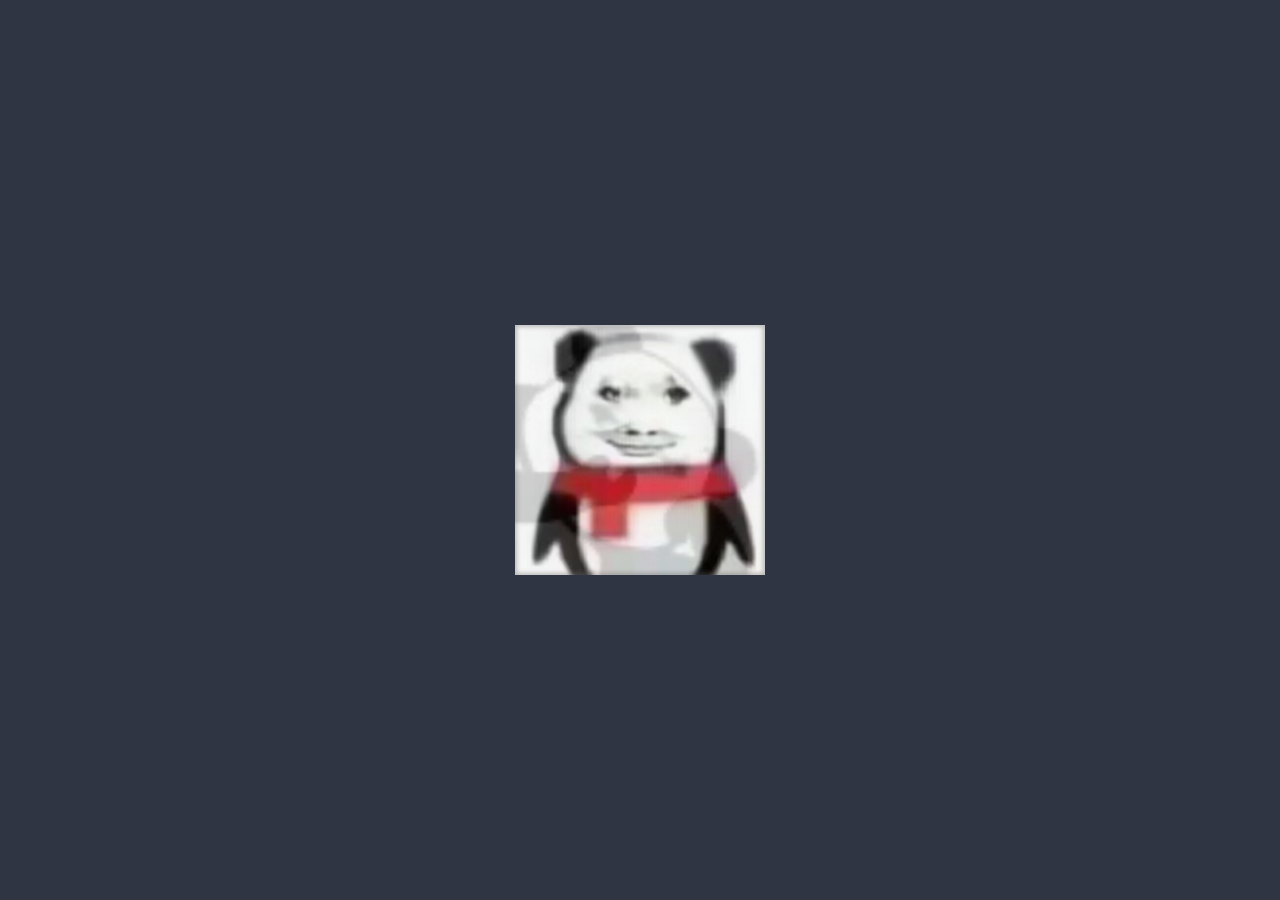
<file: 3d立方体特效/index.html>
<!DOCTYPE html>
<html lang="en">
<head>
    <meta charset="UTF-8">
    <meta name="viewport" content="width=device-width, initial-scale=1.0">
    <title>Document</title>
    <link rel="stylesheet" href="css/style.css">
</head>
<body>
    <main>
        <div class="cube">
            <div class="img1"></div>
            <div class="img2"></div>
            <div class="img3"></div>
            <div class="img4"></div>
            <div class="img5"></div>
            <div class="img6"></div>
        </div>
    </main>
    
</body>
</html>
</file>
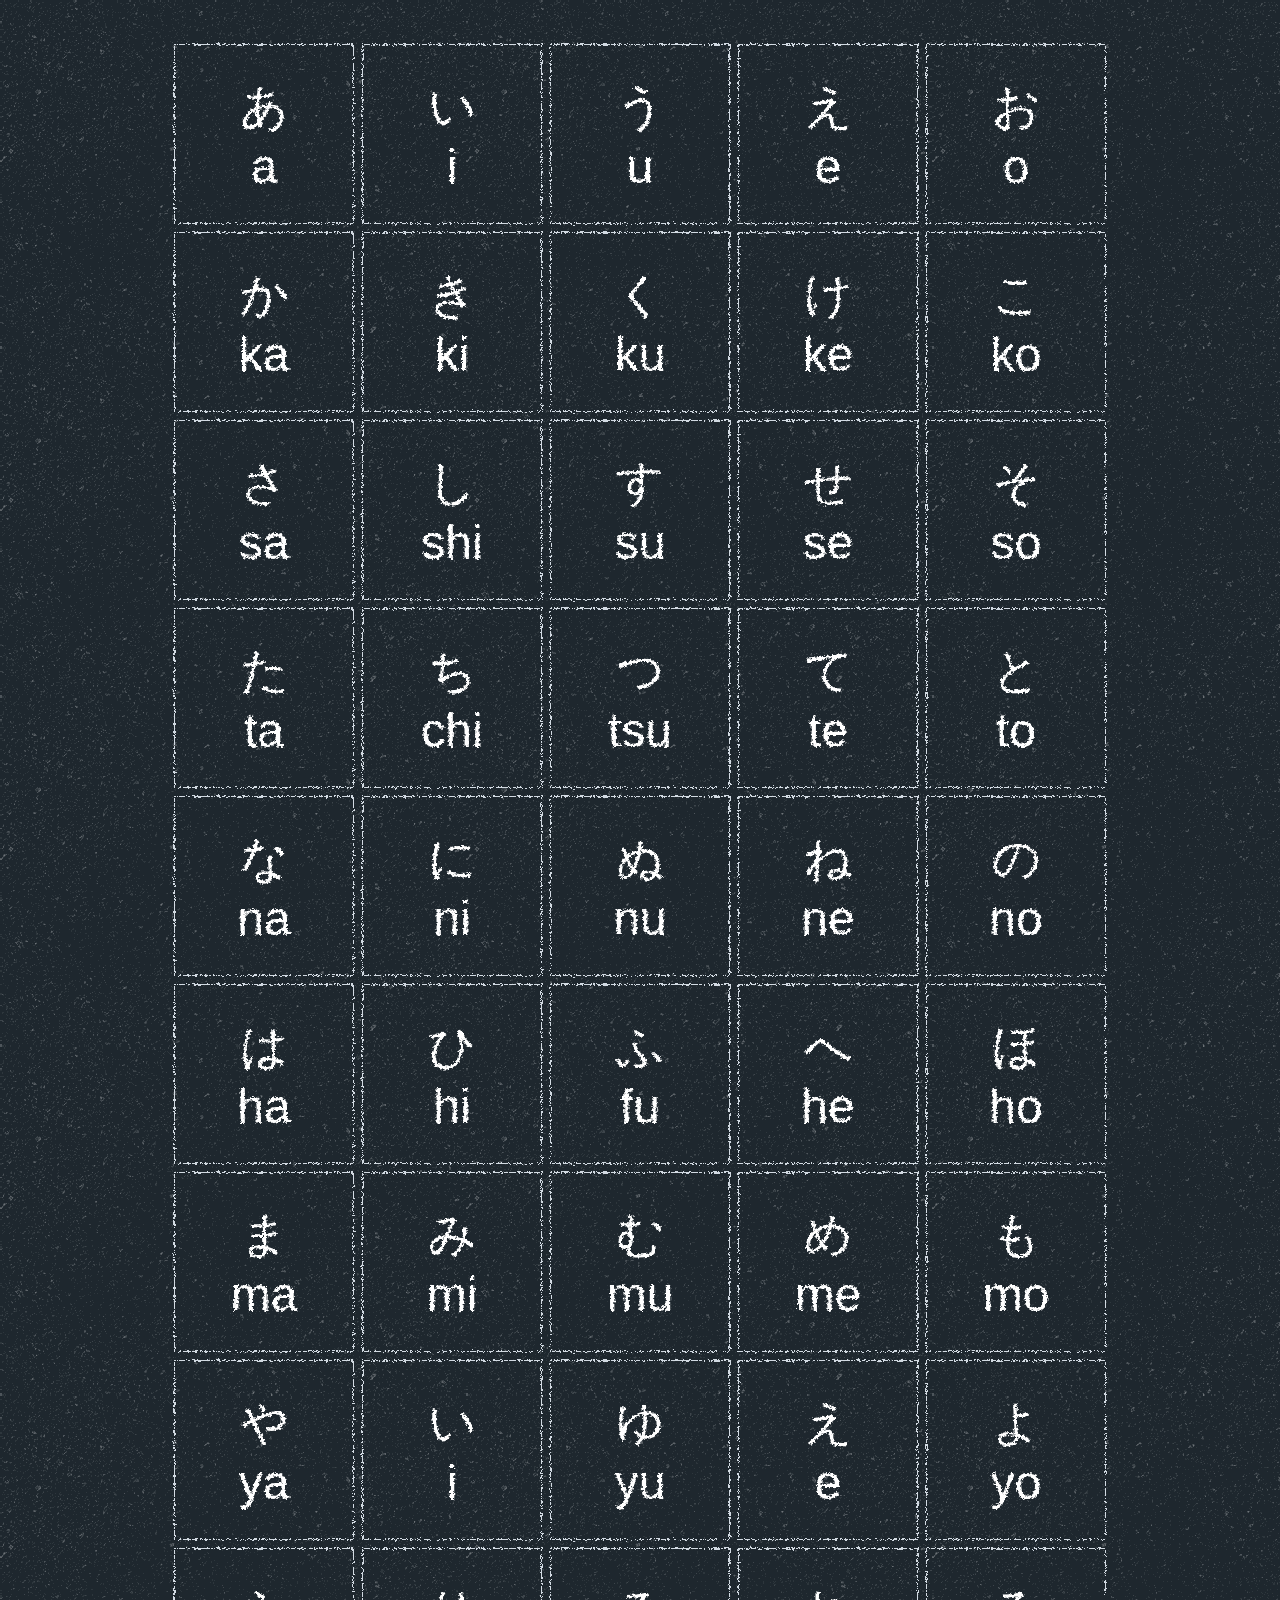
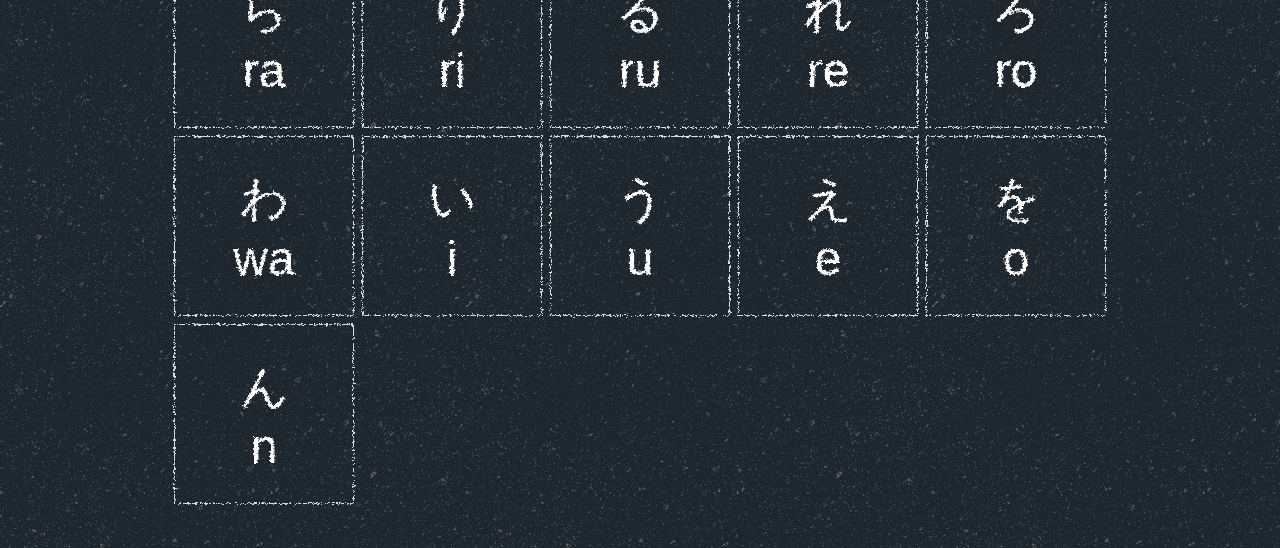
<file: css翻转特效制作50音图/index.html>
<!DOCTYPE html>
<html lang="en">
  <head>
    <meta charset="UTF-8" />
    <meta name="viewport" content="width=device-width, initial-scale=1.0" />
    <meta http-equiv="X-UA-Compatible" content="ie=edge" />
    <link rel="stylesheet" href="css/style.css" />
    <title>日语五十音图</title>
  </head>
  <body>
    <!-- 粉笔图案模式（pattern）定义, 来自： -->
    <!-- https://codepen.io/shshaw/pen/jmMpmd -->
    <svg style="display: none">
      <filter id="chalk">
        <feTurbulence
          result="T"
          numOctaves="3"
          seed="0"
          type="fractalNoise"
          baseFrequency=".4"
        />
        <feOffset dy="-2" dx="-2" />
        <feDisplacementMap
          in2="T"
          scale="5"
          xChannelSelector="R"
          yChannelSelector="G"
          in="SourceGraphic"
        />
      </filter>
    </svg>
    <!-- 粉笔图案模式（pattern）定义结束 -->
    <main>
      <!-- 五十音图容器 -->
      <div class="jp-grid">
        <!-- 行元素 -->
        <div class="row">
          <!-- 发音单元格 -->
          <div class="pro-card-wrapper">
            <!-- 控制前、后翻转 -->
            <div class="pro-card">
              <!-- 平假名 -->
              <div class="hiragana">
                <div class="character">あ</div>
                <div class="romaji">a</div>
              </div>
              <!-- 片假名 -->
              <div class="katakana">
                <div class="character">ア</div>
                <div class="romaji">a</div>
              </div>
            </div>
          </div>
          <div class="pro-card-wrapper">
            <div class="pro-card">
              <div class="hiragana">
                <div class="character">い</div>
                <div class="romaji">i</div>
              </div>
              <div class="katakana">
                <div class="character">イ</div>
                <div class="romaji">i</div>
              </div>
            </div>
          </div>
          <div class="pro-card-wrapper">
            <div class="pro-card">
              <div class="hiragana">
                <div class="character">う</div>
                <div class="romaji">u</div>
              </div>
              <div class="katakana">
                <div class="character">ウ</div>
                <div class="romaji">u</div>
              </div>
            </div>
          </div>
          <div class="pro-card-wrapper">
            <div class="pro-card">
              <div class="hiragana">
                <div class="character">え</div>
                <div class="romaji">e</div>
              </div>
              <div class="katakana">
                <div class="character">エ</div>
                <div class="romaji">e</div>
              </div>
            </div>
          </div>
          <div class="pro-card-wrapper">
            <div class="pro-card">
              <div class="hiragana">
                <div class="character">お</div>
                <div class="romaji">o</div>
              </div>
              <div class="katakana">
                <div class="character">オ</div>
                <div class="romaji">o</div>
              </div>
            </div>
          </div>
        </div>
        <div class="row">
          <div class="pro-card-wrapper">
            <div class="pro-card">
              <div class="hiragana">
                <div class="character">か</div>
                <div class="romaji">ka</div>
              </div>
              <div class="katakana">
                <div class="character">カ</div>
                <div class="romaji">ka</div>
              </div>
            </div>
          </div>
          <div class="pro-card-wrapper">
            <div class="pro-card">
              <div class="hiragana">
                <div class="character">き</div>
                <div class="romaji">ki</div>
              </div>
              <div class="katakana">
                <div class="character">キ</div>
                <div class="romaji">ki</div>
              </div>
            </div>
          </div>
          <div class="pro-card-wrapper">
            <div class="pro-card">
              <div class="hiragana">
                <div class="character">く</div>
                <div class="romaji">ku</div>
              </div>
              <div class="katakana">
                <div class="character">ク</div>
                <div class="romaji">ku</div>
              </div>
            </div>
          </div>
          <div class="pro-card-wrapper">
            <div class="pro-card">
              <div class="hiragana">
                <div class="character">け</div>
                <div class="romaji">ke</div>
              </div>
              <div class="katakana">
                <div class="character">ケ</div>
                <div class="romaji">ke</div>
              </div>
            </div>
          </div>
          <div class="pro-card-wrapper">
            <div class="pro-card">
              <div class="hiragana">
                <div class="character">こ</div>
                <div class="romaji">ko</div>
              </div>
              <div class="katakana">
                <div class="character">コ</div>
                <div class="romaji">ko</div>
              </div>
            </div>
          </div>
        </div>
        <div class="row">
          <div class="pro-card-wrapper">
            <div class="pro-card">
              <div class="hiragana">
                <div class="character">さ</div>
                <div class="romaji">sa</div>
              </div>
              <div class="katakana">
                <div class="character">サ</div>
                <div class="romaji">sa</div>
              </div>
            </div>
          </div>
          <div class="pro-card-wrapper">
            <div class="pro-card">
              <div class="hiragana">
                <div class="character">し</div>
                <div class="romaji">shi</div>
              </div>
              <div class="katakana">
                <div class="character">シ</div>
                <div class="romaji">shi</div>
              </div>
            </div>
          </div>
          <div class="pro-card-wrapper">
            <div class="pro-card">
              <div class="hiragana">
                <div class="character">す</div>
                <div class="romaji">su</div>
              </div>
              <div class="katakana">
                <div class="character">ス</div>
                <div class="romaji">su</div>
              </div>
            </div>
          </div>
          <div class="pro-card-wrapper">
            <div class="pro-card">
              <div class="hiragana">
                <div class="character">せ</div>
                <div class="romaji">se</div>
              </div>
              <div class="katakana">
                <div class="character">セ</div>
                <div class="romaji">se</div>
              </div>
            </div>
          </div>
          <div class="pro-card-wrapper">
            <div class="pro-card">
              <div class="hiragana">
                <div class="character">そ</div>
                <div class="romaji">so</div>
              </div>
              <div class="katakana">
                <div class="character">ソ</div>
                <div class="romaji">so</div>
              </div>
            </div>
          </div>
        </div>

        <div class="row">
          <div class="pro-card-wrapper">
            <div class="pro-card">
              <div class="hiragana">
                <div class="character">た</div>
                <div class="romaji">ta</div>
              </div>
              <div class="katakana">
                <div class="character">タ</div>
                <div class="romaji">ta</div>
              </div>
            </div>
          </div>
          <div class="pro-card-wrapper">
            <div class="pro-card">
              <div class="hiragana">
                <div class="character">ち</div>
                <div class="romaji">chi</div>
              </div>
              <div class="katakana">
                <div class="character">チ</div>
                <div class="romaji">chi</div>
              </div>
            </div>
          </div>
          <div class="pro-card-wrapper">
            <div class="pro-card">
              <div class="hiragana">
                <div class="character">つ</div>
                <div class="romaji">tsu</div>
              </div>
              <div class="katakana">
                <div class="character">ツ</div>
                <div class="romaji">tsu</div>
              </div>
            </div>
          </div>
          <div class="pro-card-wrapper">
            <div class="pro-card">
              <div class="hiragana">
                <div class="character">て</div>
                <div class="romaji">te</div>
              </div>
              <div class="katakana">
                <div class="character">テ</div>
                <div class="romaji">te</div>
              </div>
            </div>
          </div>
          <div class="pro-card-wrapper">
            <div class="pro-card">
              <div class="hiragana">
                <div class="character">と</div>
                <div class="romaji">to</div>
              </div>
              <div class="katakana">
                <div class="character">ト</div>
                <div class="romaji">to</div>
              </div>
            </div>
          </div>
        </div>
        <div class="row">
          <div class="pro-card-wrapper">
            <div class="pro-card">
              <div class="hiragana">
                <div class="character">な</div>
                <div class="romaji">na</div>
              </div>
              <div class="katakana">
                <div class="character">ナ</div>
                <div class="romaji">na</div>
              </div>
            </div>
          </div>
          <div class="pro-card-wrapper">
            <div class="pro-card">
              <div class="hiragana">
                <div class="character">に</div>
                <div class="romaji">ni</div>
              </div>
              <div class="katakana">
                <div class="character">ニ</div>
                <div class="romaji">ni</div>
              </div>
            </div>
          </div>
          <div class="pro-card-wrapper">
            <div class="pro-card">
              <div class="hiragana">
                <div class="character">ぬ</div>
                <div class="romaji">nu</div>
              </div>
              <div class="katakana">
                <div class="character">ヌ</div>
                <div class="romaji">nu</div>
              </div>
            </div>
          </div>
          <div class="pro-card-wrapper">
            <div class="pro-card">
              <div class="hiragana">
                <div class="character">ね</div>
                <div class="romaji">ne</div>
              </div>
              <div class="katakana">
                <div class="character">ネ</div>
                <div class="romaji">ne</div>
              </div>
            </div>
          </div>
          <div class="pro-card-wrapper">
            <div class="pro-card">
              <div class="hiragana">
                <div class="character">の</div>
                <div class="romaji">no</div>
              </div>
              <div class="katakana">
                <div class="character">ノ</div>
                <div class="romaji">no</div>
              </div>
            </div>
          </div>
        </div>
        <div class="row">
          <div class="pro-card-wrapper">
            <div class="pro-card">
              <div class="hiragana">
                <div class="character">は</div>
                <div class="romaji">ha</div>
              </div>
              <div class="katakana">
                <div class="character">ハ</div>
                <div class="romaji">ha</div>
              </div>
            </div>
          </div>
          <div class="pro-card-wrapper">
            <div class="pro-card">
              <div class="hiragana">
                <div class="character">ひ</div>
                <div class="romaji">hi</div>
              </div>
              <div class="katakana">
                <div class="character">ヒ</div>
                <div class="romaji">hi</div>
              </div>
            </div>
          </div>
          <div class="pro-card-wrapper">
            <div class="pro-card">
              <div class="hiragana">
                <div class="character">ふ</div>
                <div class="romaji">fu</div>
              </div>
              <div class="katakana">
                <div class="character">フ</div>
                <div class="romaji">fu</div>
              </div>
            </div>
          </div>
          <div class="pro-card-wrapper">
            <div class="pro-card">
              <div class="hiragana">
                <div class="character">へ</div>
                <div class="romaji">he</div>
              </div>
              <div class="katakana">
                <div class="character">ヘ</div>
                <div class="romaji">he</div>
              </div>
            </div>
          </div>
          <div class="pro-card-wrapper">
            <div class="pro-card">
              <div class="hiragana">
                <div class="character">ほ</div>
                <div class="romaji">ho</div>
              </div>
              <div class="katakana">
                <div class="character">ホ</div>
                <div class="romaji">ho</div>
              </div>
            </div>
          </div>
        </div>
        <div class="row">
          <div class="pro-card-wrapper">
            <div class="pro-card">
              <div class="hiragana">
                <div class="character">ま</div>
                <div class="romaji">ma</div>
              </div>
              <div class="katakana">
                <div class="character">マ</div>
                <div class="romaji">ma</div>
              </div>
            </div>
          </div>
          <div class="pro-card-wrapper">
            <div class="pro-card">
              <div class="hiragana">
                <div class="character">み</div>
                <div class="romaji">mi</div>
              </div>
              <div class="katakana">
                <div class="character">ミ</div>
                <div class="romaji">mi</div>
              </div>
            </div>
          </div>
          <div class="pro-card-wrapper">
            <div class="pro-card">
              <div class="hiragana">
                <div class="character">む</div>
                <div class="romaji">mu</div>
              </div>
              <div class="katakana">
                <div class="character">ム</div>
                <div class="romaji">mu</div>
              </div>
            </div>
          </div>
          <div class="pro-card-wrapper">
            <div class="pro-card">
              <div class="hiragana">
                <div class="character">め</div>
                <div class="romaji">me</div>
              </div>
              <div class="katakana">
                <div class="character">メ</div>
                <div class="romaji">me</div>
              </div>
            </div>
          </div>
          <div class="pro-card-wrapper">
            <div class="pro-card">
              <div class="hiragana">
                <div class="character">も</div>
                <div class="romaji">mo</div>
              </div>
              <div class="katakana">
                <div class="character">モ</div>
                <div class="romaji">mo</div>
              </div>
            </div>
          </div>
        </div>
        <div class="row">
          <div class="pro-card-wrapper">
            <div class="pro-card">
              <div class="hiragana">
                <div class="character">や</div>
                <div class="romaji">ya</div>
              </div>
              <div class="katakana">
                <div class="character">ヤ</div>
                <div class="romaji">ya</div>
              </div>
            </div>
          </div>
          <div class="pro-card-wrapper">
            <div class="pro-card">
              <div class="hiragana">
                <div class="character">い</div>
                <div class="romaji">i</div>
              </div>
              <div class="katakana">
                <div class="character">イ</div>
                <div class="romaji">i</div>
              </div>
            </div>
          </div>
          <div class="pro-card-wrapper">
            <div class="pro-card">
              <div class="hiragana">
                <div class="character">ゆ</div>
                <div class="romaji">yu</div>
              </div>
              <div class="katakana">
                <div class="character">ユ</div>
                <div class="romaji">yu</div>
              </div>
            </div>
          </div>
          <div class="pro-card-wrapper">
            <div class="pro-card">
              <div class="hiragana">
                <div class="character">え</div>
                <div class="romaji">e</div>
              </div>
              <div class="katakana">
                <div class="character">エ</div>
                <div class="romaji">e</div>
              </div>
            </div>
          </div>
          <div class="pro-card-wrapper">
            <div class="pro-card">
              <div class="hiragana">
                <div class="character">よ</div>
                <div class="romaji">yo</div>
              </div>
              <div class="katakana">
                <div class="character">ヨ</div>
                <div class="romaji">yo</div>
              </div>
            </div>
          </div>
        </div>
        <div class="row">
          <div class="pro-card-wrapper">
            <div class="pro-card">
              <div class="hiragana">
                <div class="character">ら</div>
                <div class="romaji">ra</div>
              </div>
              <div class="katakana">
                <div class="character">ラ</div>
                <div class="romaji">ra</div>
              </div>
            </div>
          </div>
          <div class="pro-card-wrapper">
            <div class="pro-card">
              <div class="hiragana">
                <div class="character">り</div>
                <div class="romaji">ri</div>
              </div>
              <div class="katakana">
                <div class="character">リ</div>
                <div class="romaji">ri</div>
              </div>
            </div>
          </div>
          <div class="pro-card-wrapper">
            <div class="pro-card">
              <div class="hiragana">
                <div class="character">る</div>
                <div class="romaji">ru</div>
              </div>
              <div class="katakana">
                <div class="character">ル</div>
                <div class="romaji">ru</div>
              </div>
            </div>
          </div>
          <div class="pro-card-wrapper">
            <div class="pro-card">
              <div class="hiragana">
                <div class="character">れ</div>
                <div class="romaji">re</div>
              </div>
              <div class="katakana">
                <div class="character">レ</div>
                <div class="romaji">re</div>
              </div>
            </div>
          </div>
          <div class="pro-card-wrapper">
            <div class="pro-card">
              <div class="hiragana">
                <div class="character">ろ</div>
                <div class="romaji">ro</div>
              </div>
              <div class="katakana">
                <div class="character">ロ</div>
                <div class="romaji">ro</div>
              </div>
            </div>
          </div>
        </div>
        <div class="row">
          <div class="pro-card-wrapper">
            <div class="pro-card">
              <div class="hiragana">
                <div class="character">わ</div>
                <div class="romaji">wa</div>
              </div>
              <div class="katakana">
                <div class="character">ワ</div>
                <div class="romaji">wa</div>
              </div>
            </div>
          </div>
          <div class="pro-card-wrapper">
            <div class="pro-card">
              <div class="hiragana">
                <div class="character">い</div>
                <div class="romaji">i</div>
              </div>
              <div class="katakana">
                <div class="character">イ</div>
                <div class="romaji">i</div>
              </div>
            </div>
          </div>
          <div class="pro-card-wrapper">
            <div class="pro-card">
              <div class="hiragana">
                <div class="character">う</div>
                <div class="romaji">u</div>
              </div>
              <div class="katakana">
                <div class="character">ウ</div>
                <div class="romaji">u</div>
              </div>
            </div>
          </div>
          <div class="pro-card-wrapper">
            <div class="pro-card">
              <div class="hiragana">
                <div class="character">え</div>
                <div class="romaji">e</div>
              </div>
              <div class="katakana">
                <div class="character">エ</div>
                <div class="romaji">e</div>
              </div>
            </div>
          </div>
          <div class="pro-card-wrapper">
            <div class="pro-card">
              <div class="hiragana">
                <div class="character">を</div>
                <div class="romaji">o</div>
              </div>
              <div class="katakana">
                <div class="character">ヲ</div>
                <div class="romaji">o</div>
              </div>
            </div>
          </div>
        </div>
        <div class="row">
          <div class="pro-card-wrapper">
            <div class="pro-card">
              <div class="hiragana">
                <div class="character">ん</div>
                <div class="romaji">n</div>
              </div>
              <div class="katakana">
                <div class="character">ン</div>
                <div class="romaji">n</div>
              </div>
            </div>
          </div>
        </div>
      </div>
      <!-- 五十音图结束 -->
    </main>
  </body>
</html>
</file>
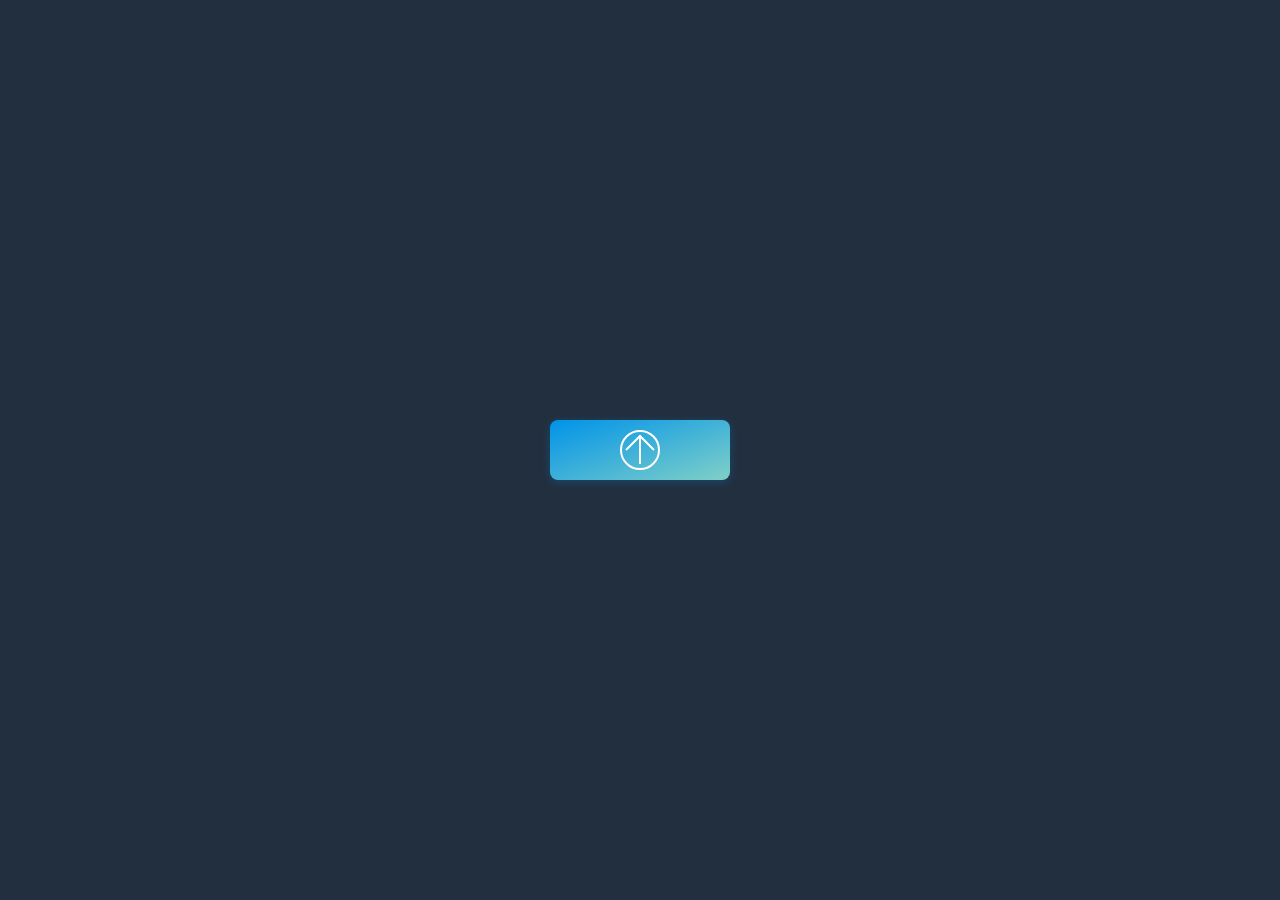
<file: 动画上传按钮/index.html>
<!DOCTYPE html>
<html lang="en">
  <head>
    <meta charset="UTF-8" />
    <meta name="viewport" content="width=device-width, initial-scale=1.0" />
    <meta http-equiv="X-UA-Compatible" content="ie=edge" />
    <link rel="stylesheet" href="css/style.css" />
    <title>上传按钮-动画</title>
  </head>
  <body>
    <main>
      <div class="upload-button">
        <svg class="arrow" width="40" height="40" viewBox="0 0 40 40">
          <!-- 进度 -->
          <circle
            cx="50%"
            cy="50%"
            r="19"
            fill="none"
            stroke="#ffffff"
            stroke-width="2"
          ></circle>
          <!-- 箭头 -->
          <!-- 左边的线 -->
          <!-- points="6,20 20,6 34,20" -->
          <!-- points="8,20 18,30 30, 12" -->
          <polyline
            points="6,20 20,6 34,20"
            stroke="#ffffff"
            fill="none"
            stroke-width="2"
            class="arrow-top"
          ></polyline>
          <polyline
            points="8,20 18,30 30,12"
            stroke="#ffffff"
            fill="none"
            stroke-width="2"
            class="checkmark"
          ></polyline>
          <!-- 中间的线 -->
          <line
            x1="50%"
            y1="7"
            x2="50%"
            y2="34"
            stroke="#ffffff"
            stroke-width="2"
            class="middle-line"
          ></line>
        </svg>
        <div class="progress-bar"></div>
      </div>
    </main>
    <script src="index.js"></script>
  </body>
</html>
</file>
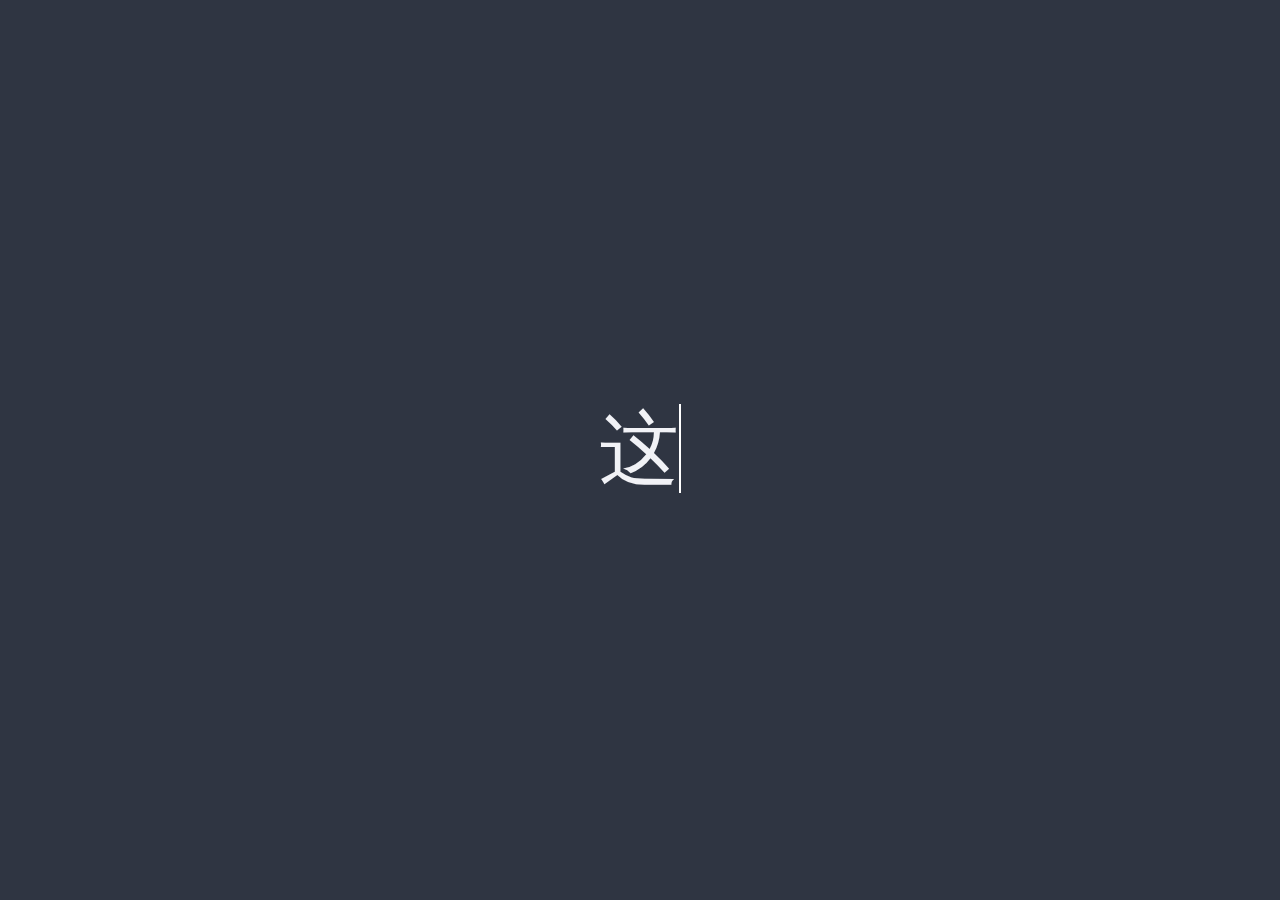
<file: 打字机效果/index.html>
<!DOCTYPE html>
<html lang="en">
  <head>
    <meta charset="UTF-8" />
    <meta name="viewport" content="width=device-width, initial-scale=1.0" />
    <!-- 引用有字库站酷高端黑字体 -->
    <link
      href="http://cdn.repository.webfont.com/webfonts/nomal/135621/46969/5e3024eaf629d810708c2ad6.css"
      rel="stylesheet"
      type="text/css"
    />
    <link rel="stylesheet" href="css/style.css" />
    <title>Document</title>
  </head>
  <body>
    <!-- 定位文本到浏览器中央 -->
    <main>
      <!-- 文字容器，统一由h1控制 -->
      <h1>
        <!-- 使用span显示文字, data-text为Json格式的数组 -->
        <span
          id="text"
          data-text='["这里是米奇妙妙屋", "妙到家了"]'
        ></span>
        <!-- 闪烁的光标 -->
        <span class="mark"></span>
      </h1>
    </main>

    <script src="index.js"></script>
  </body>
</html>
</file>
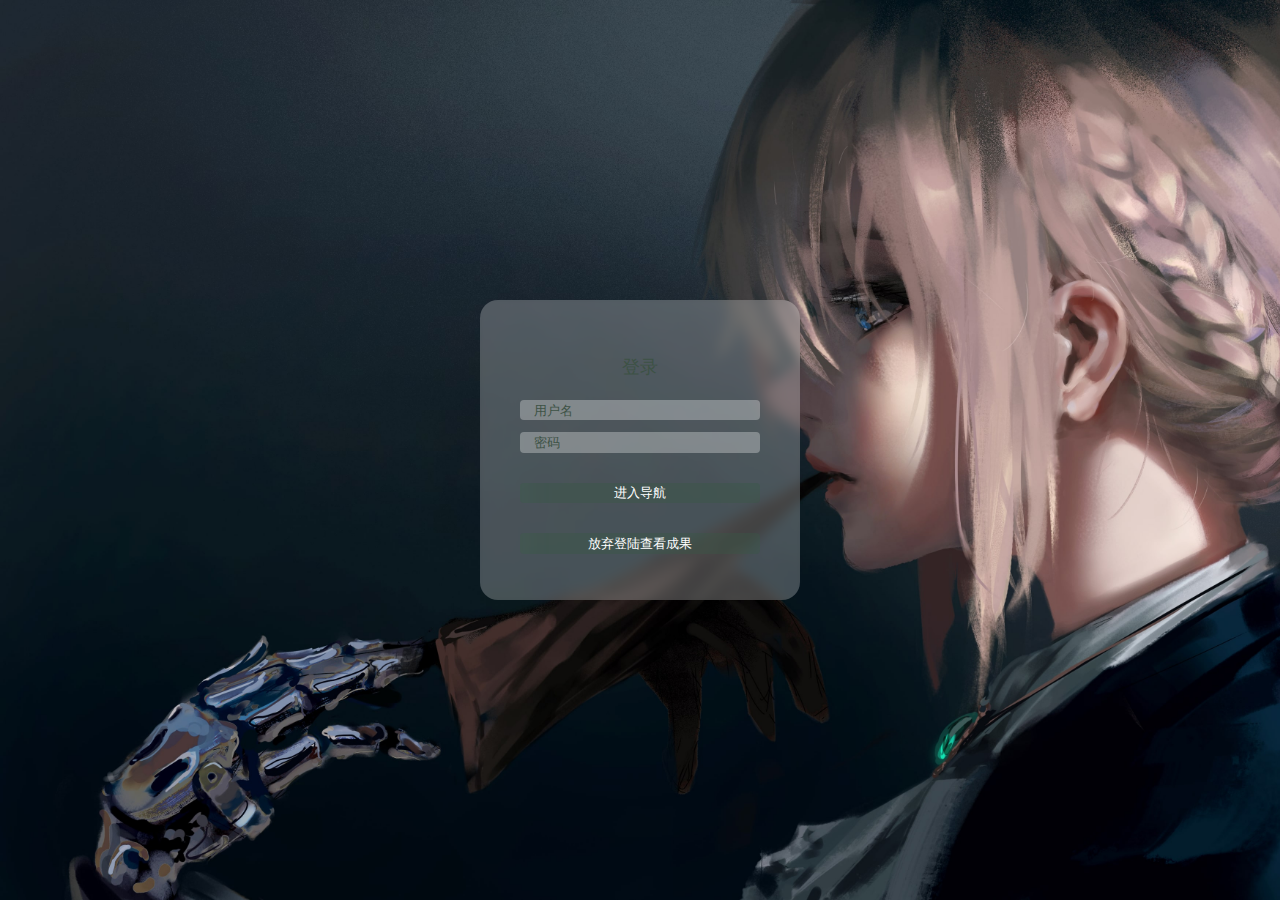
<file: 登录表单玻璃特效/index.html>
<!DOCTYPE html>
<html lang="en">
<head>
    <meta charset="UTF-8">
    <meta name="viewport" content="width=device-width, initial-scale=1.0">
    <title>Document</title>
    <link rel="stylesheet" href="css/style.css">
</head>
<body>
    <div class="container">
        <form action="#" class="login-from">
            <h2>登录</h2>
            <input type="text" name="username" placeholder="用户名">
            <input type="password" name="password" placeholder="密码">
            <button type="submit"><a href="http://127.0.0.1:5500/%E5%93%8D%E5%BA%94%E5%BC%8F%E5%85%A8%E5%B1%8F%E5%AF%BC%E8%88%AA/index.html" style="text-decoration: none ; color: #fff;">进入导航</a></button>
            <button type="submit"><a href="http://127.0.0.1:5500/4%E7%A7%8D%E4%B8%8D%E5%90%8C%E5%AF%BC%E8%88%AA%E9%AB%98%E4%BA%AE%E6%98%BE%E7%A4%BA/index.html" style="text-decoration: none ; color: #fff;">放弃登陆查看成果</a></button>
        </form>
    </div>
</body>
</html>
</file>
<file: 3d立方体特效/css/style.css>
body{
    margin: 0;
    background: #2f3542;
}
*{
    box-sizing: border-box;
}
main{
    display: flex;
    align-items: center;
    justify-content: center;
    height: 100vh;
}
.cube{
    width: 250px;
    height: 250px;
    transform-style: preserve-3d;
    animation: rotate-cube 10s ease-in-out infinite;
}
.cube > div{
    width: 250px;
    height: 250px;
    background-size: cover;
    background-position: center center;
    opacity: 0.8;
    position: absolute;
    box-shadow: inset 0 0 4px 2px rgba(106, 106, 106, 0.4);
}
/* 前 */
.cube .img1{
    background-image: url("/3d立方体特效/1.jpg");
    transform: translateZ(125px);
}
/* 右 */
.cube .img2{
    background-image: url("/3d立方体特效/2.jpg");
    transform: rotateY(90deg) translateZ(125px);
}
/* 左 */
.cube .img3{
    background-image: url("/3d立方体特效/3.jpg");
    transform: rotateY(-90deg) translateZ(125px);
}
/* 下 */
.cube .img4{
    background-image: url("/3d立方体特效/4.jpg");
    transform: rotateX(90deg) translateZ(125px);
}
/* 上 */
.cube .img5{
    background-image: url("/3d立方体特效/5.jpg");
    transform: rotateX(-90deg) translateZ(125px);
}
/* 后 */
.cube .img6{
    background-image: url("/3d立方体特效/6.jpg");
    transform: rotateY(180deg) translateZ(125px);
}
@keyframes rotate-cube{
    0%{
        transform: rotateX(0deg) rotateY(0deg);
    }
    /*右 */
    20%{
        transform:  rotateY(-90deg);
    }
    /* 上 */
    40%{
        transform: rotateX(-90deg);
    }
    /* 左 */
    60%{
        transform: rotateY(90deg);
    }
    /* 下 */
    80%{
        transform: rotateX(90deg) ;
    }
    100%{
        transform: rotateX(0deg) rotateY(0deg);
    }
}
</file>
<file: css翻转特效制作50音图/css/style.css>
html,
body {
  margin: 0;
  font-family: "PingFang TC", "Microsoft Yahei", sans-serif;
}

* {
  box-sizing: border-box;
}

body {
  background-color: #1e272e;
  min-width: 375px;
}

main {
  background: url("[data-uri]");
  display: flex;
  align-items: center;
  justify-content: center;
  min-height: 100vh;
  padding: 40px;
}

.row {
  display: flex;
  /* 应用粉笔特效图案 */
  filter: url(#chalk);
}

.pro-card-wrapper {
  /* 开启3D空间 */
  perspective: 300px;
}

.pro-card {
  /* 基础布局 */
  width: 180px;
  height: 180px;
  margin: 4px;
  font-size: 48px;
  position: relative;
  text-align: center;

  /* 翻转特效时间 */
  transition: transform 0.8s;
  /* 保留3D空间 */
  transform-style: preserve-3d;
}

/* 假名 */
.hiragana,
.katakana {
  position: absolute;
  width: 100%;
  height: 100%;
  display: flex;
  flex-direction: column;
  align-items: center;
  justify-content: center;
  /* 隐藏3D的背面 */
  backface-visibility: hidden;
  border: 1px solid #d2dae2;
  color: white;
}

/* 翻转卡片 */
.katakana {
  transform: rotateY(180deg);
}

.pro-card-wrapper:hover .pro-card {
  transform: rotateY(180deg);
}

/* 屏幕适配 */
@media screen and (max-width: 960px) {
  .pro-card {
    width: 120px;
    height: 120px;
    font-size: 36px;
  }
}

@media screen and (max-width: 650px) {
  .pro-card {
    width: 80px;
    height: 80px;
    font-size: 24px;
  }
  /* 屏幕小于650px特效会影响阅读，取消 */
  .row {
    filter: none;
  }

  .hiragana,
  .katakana {
    border: none;
    background: rgba(255, 255, 255, 0.1);
  }
}

@media screen and (max-width: 460px) {
  .pro-card {
    width: 60px;
    height: 60px;
    font-size: 20px;
  }
}
</file>
<file: 动画上传按钮/css/style.css>
* {
    padding: 0;
    margin: 0;
    box-sizing: border-box;
    font-family: "PingFang SC", "Microsoft Yahei", sans-serif;
  }
  
  /* 把按钮居中 */
  main {
    display: flex;
    align-items: center;
    justify-content: center;
    background: #222f3e;
    height: 100vh;
  }
  
  /* 设置上传按钮样式 */
  .upload-button {
    /* 样式 */
    width: 180px;
    height: 60px;
    background-image: linear-gradient(160deg, #0093e9, #80d0c7);
  
    border-radius: 8px;
    cursor: pointer;
    box-shadow: 0 2px 10px rgba(0, 147, 233, 0.28);
  
    /* 子元素对齐 */
    position: relative;
    display: flex;
    align-items: center;
    justify-content: center;
    overflow: hidden;
  }
  
  /* 对勾，默认隐藏 */
  .upload-button .checkmark {
    opacity: 0;
  }
  
  /* 进度条样式 */
  .upload-button .progress-bar {
    position: absolute;
    height: 2px;
    bottom: 0;
    left: 0;
    border-radius: 4px;
    background-image: linear-gradient(45deg, #85ffbd, #fffb7d);
  }
  
  /* 上传时，箭头中间线的动画，虚线上行 */
  .upload-button.uploading .middle-line {
    stroke-dasharray: 4 3;
    animation: 0.8s linear dashLoop infinite;
  }
  
  /* 上传图标圆形闪烁 */
  .upload-button.uploading circle {
    animation: 1.5s linear blink infinite;
  }
  
  /* 上传完成后箭头上半部分动画, 画线擦除动画, 最后透明度设置为0 */
  .upload-button.uploaded .arrow-top {
    animation: 1s linear arrowTransform forwards;
  }
  
  /* 上传完成后对勾动画，画线效果 */
  .upload-button.uploaded .checkmark {
    opacity: 1;
    stroke-dasharray: 100 100;
    stroke-dashoffset: 100;
    animation: 1s linear checkmarkTransform forwards 0.5s;
  }
  
  /* 上传完成后，隐藏箭头中间的线 */
  .upload-button.uploaded .middle-line {
    transition: 0.3s linear;
    opacity: 0;
  }
  
  /* 箭头中间线虚线上行动画 */
  @keyframes dashLoop {
    from {
      stroke-dashoffset: 0;
    }
    to {
      stroke-dashoffset: 7;
    }
  }
  
  /* 圆形闪烁动画 */
  @keyframes blink {
    from {
      opacity: 1;
    }
    50% {
      opacity: 0.5;
    }
    to {
      opacity: 1;
    }
  }
  
  /* 箭头变形动画 */
  @keyframes arrowTransform {
    from {
      stroke-dasharray: 100 100;
      stroke-dashoffset: 0;
    }
  
    to {
      stroke-dasharray: 100 100;
      stroke-dashoffset: -100;
    }
  }
  
  /* 对勾动画 */
  @keyframes checkmarkTransform {
    from {
      stroke-dasharray: 100 100;
      stroke-dashoffset: 100;
    }
    to {
      stroke-dasharray: 100 100;
      stroke-dashoffset: 0;
    }
  }
</file>
<file: 打字机效果/css/style.css>
* {
    margin: 0;
    padding: 0;
    box-sizing: border-box;
    font-family: "huxiaobo-gdh1e91397a5f211c5", "PingFang SC", "Microsoft Yahei",
      sans-serif;
  }
  
  main {
    background: #2f3542;
    display: flex;
    align-items: center;
    justify-content: center;
    height: 100vh;
  }
  
  h1 {
    color: #f1f2f6;
    font-size: 5em;
    font-weight: 300;
  }
  
  span.mark {
    border-right: 2px solid white;
    animation: blink 0.6s step-end infinite;
  }
  
  @keyframes blink {
    from,
    to {
      border-color: transparent;
    }
    50% {
      border-color: white;
    }
  }
</file>
<file: 登录表单玻璃特效/css/style.css>
body{
    margin: 0;
    font-family: "PingFang SC",  "Microsoft Yanhei",
        sans-serif;
}
.container{
    width: 100vw;
    height: 100vh;
    display: flex;
    align-items: center;
    justify-content: center;
    /* background-color: #ff6700; */
    background: url("../wallhaven-683216-min.jpg") fixed no-repeat;
    background-size: cover;
}
.login-from{
    width: 240px;
    height: 220px;
    display: flex;
    flex-direction: column;
    padding: 40px;
    text-align: center;
    position: relative;
    z-index: 100;
    background: inherit;
    border-radius: 18px;
    overflow: hidden;
}
.login-from::before{
    content: "";
    width: calc(100% + 20px);
    height: calc(100% + 20px);
    background: inherit;
    box-shadow: inset 0 0 0 200px rgba(255, 255, 255, 0.25);
    position: absolute;
    top: -10px;
    left: -10px;
    z-index: -1;
    filter: blur(6px);
    overflow: hidden;

}
.login-from h2{
    font-size: 18px;
    font-weight: 400;
    color: #3d5245;

}
.login-from input, .login-from button{
    margin: 6px 0;
    height: 36px;
    border: none;
    background-color: rgba(255, 255, 255, 0.3);
    border-radius: 4px;
    padding: 0 14px;
    color: #3d5245;
}
.login-from input::placeholder{
    color: #3d5245;
}
.login-from button{
    margin-top: 24px;
    background-color: rgba(57, 88, 69, 0.4);
    color: white;
    position: relative;
    overflow: hidden;
    cursor: pointer;
    transition: 0.4s;
}
.login-from button:hover{
    background-color: rgba(12, 80, 38, 0.67);
}
.login-from button::before, .login-from button::after{
    content: "";
    display: block;
    width: 80px;
    height: 100%;
    background: rgba(179, 255, 210, 0.5);
    opacity: 0.5;
    position: absolute;
    left: 0;
    top: 0;
    transform: skewX(-15deg);
    filter: blur(30px);
    overflow: hidden;
    transform: translateX(-100px);
}
.login-from button::after{
    width: 40px;
    background: rgba(179, 255, 210, 0.3);
    left: 60px;
    filter: blur(5px);
    opacity: 0;
}
.login-from button:hover::before{
    transition: 1s;
    transform: translateX(320px);
    opacity: 0.7;
}
.login-from button:hover::after{
    transition: 1s;
    transform: translateX(320px);
    opacity: 1;
}
</file>
